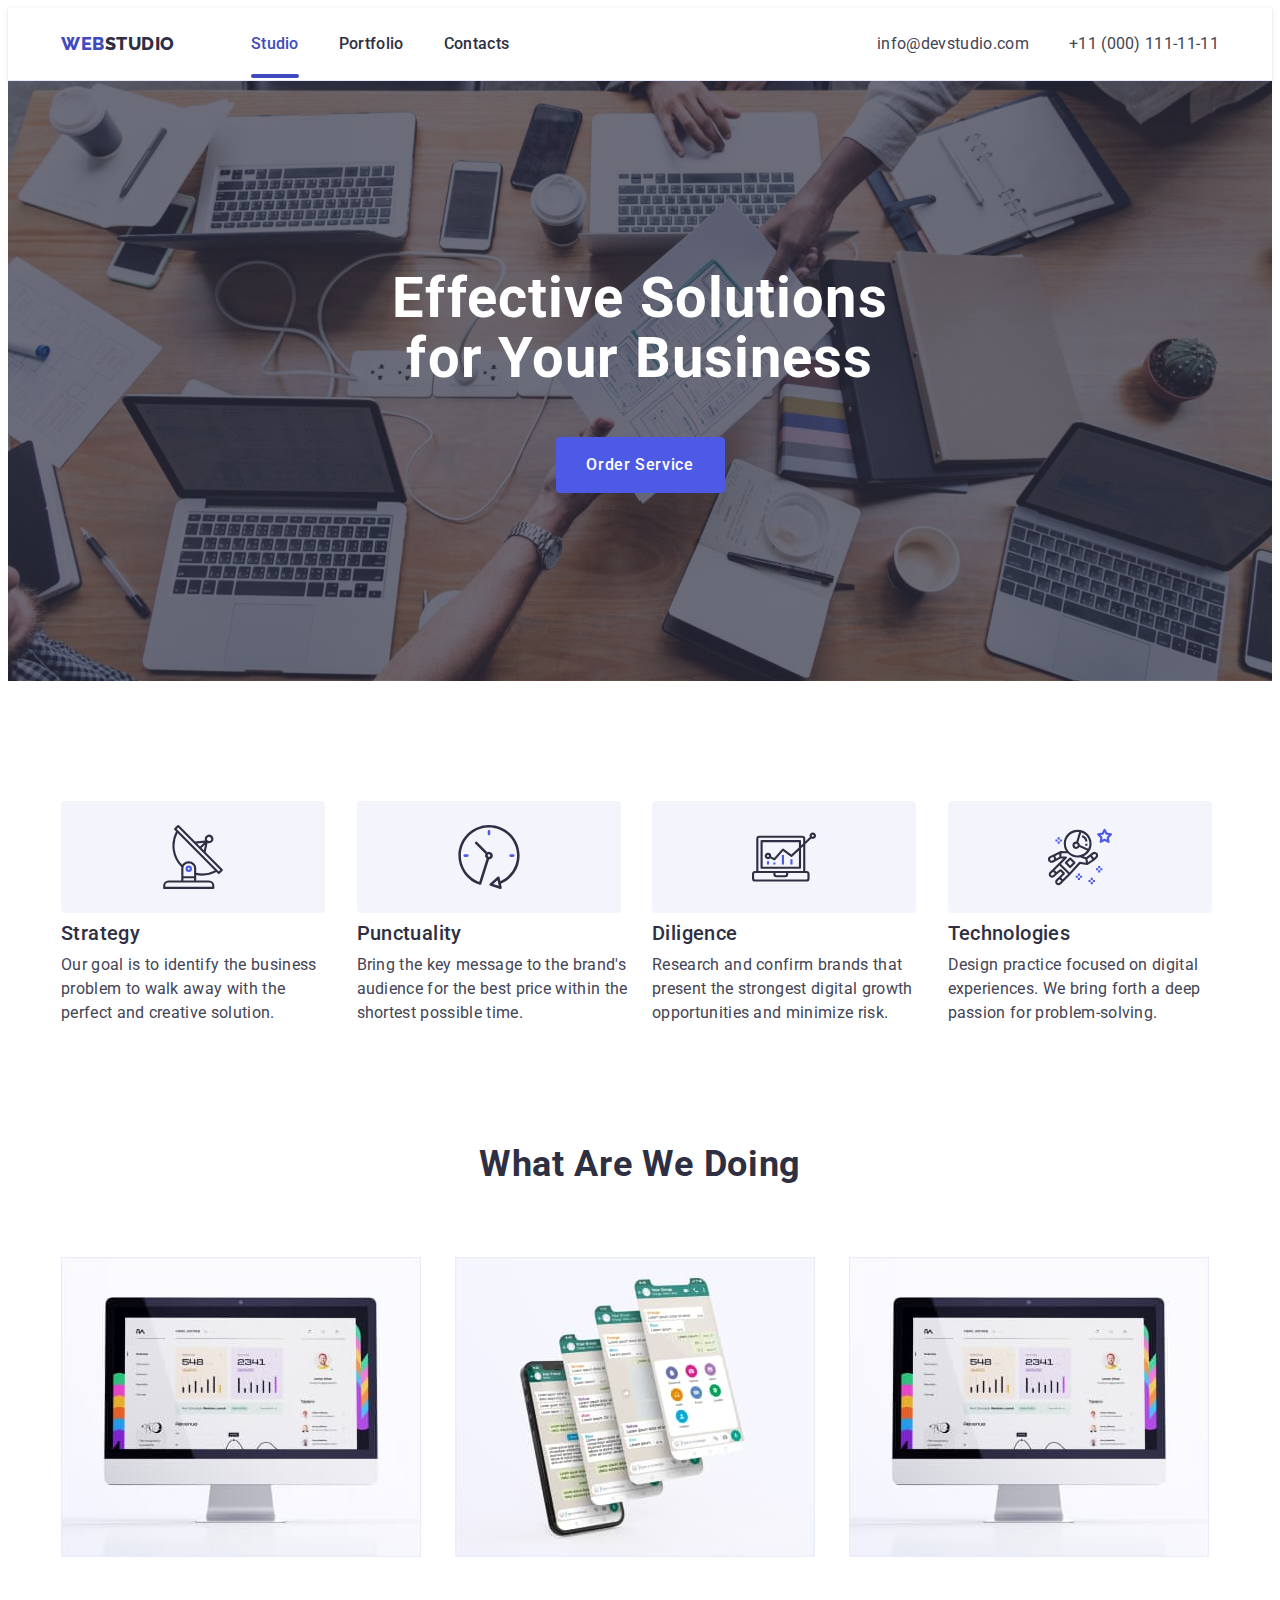
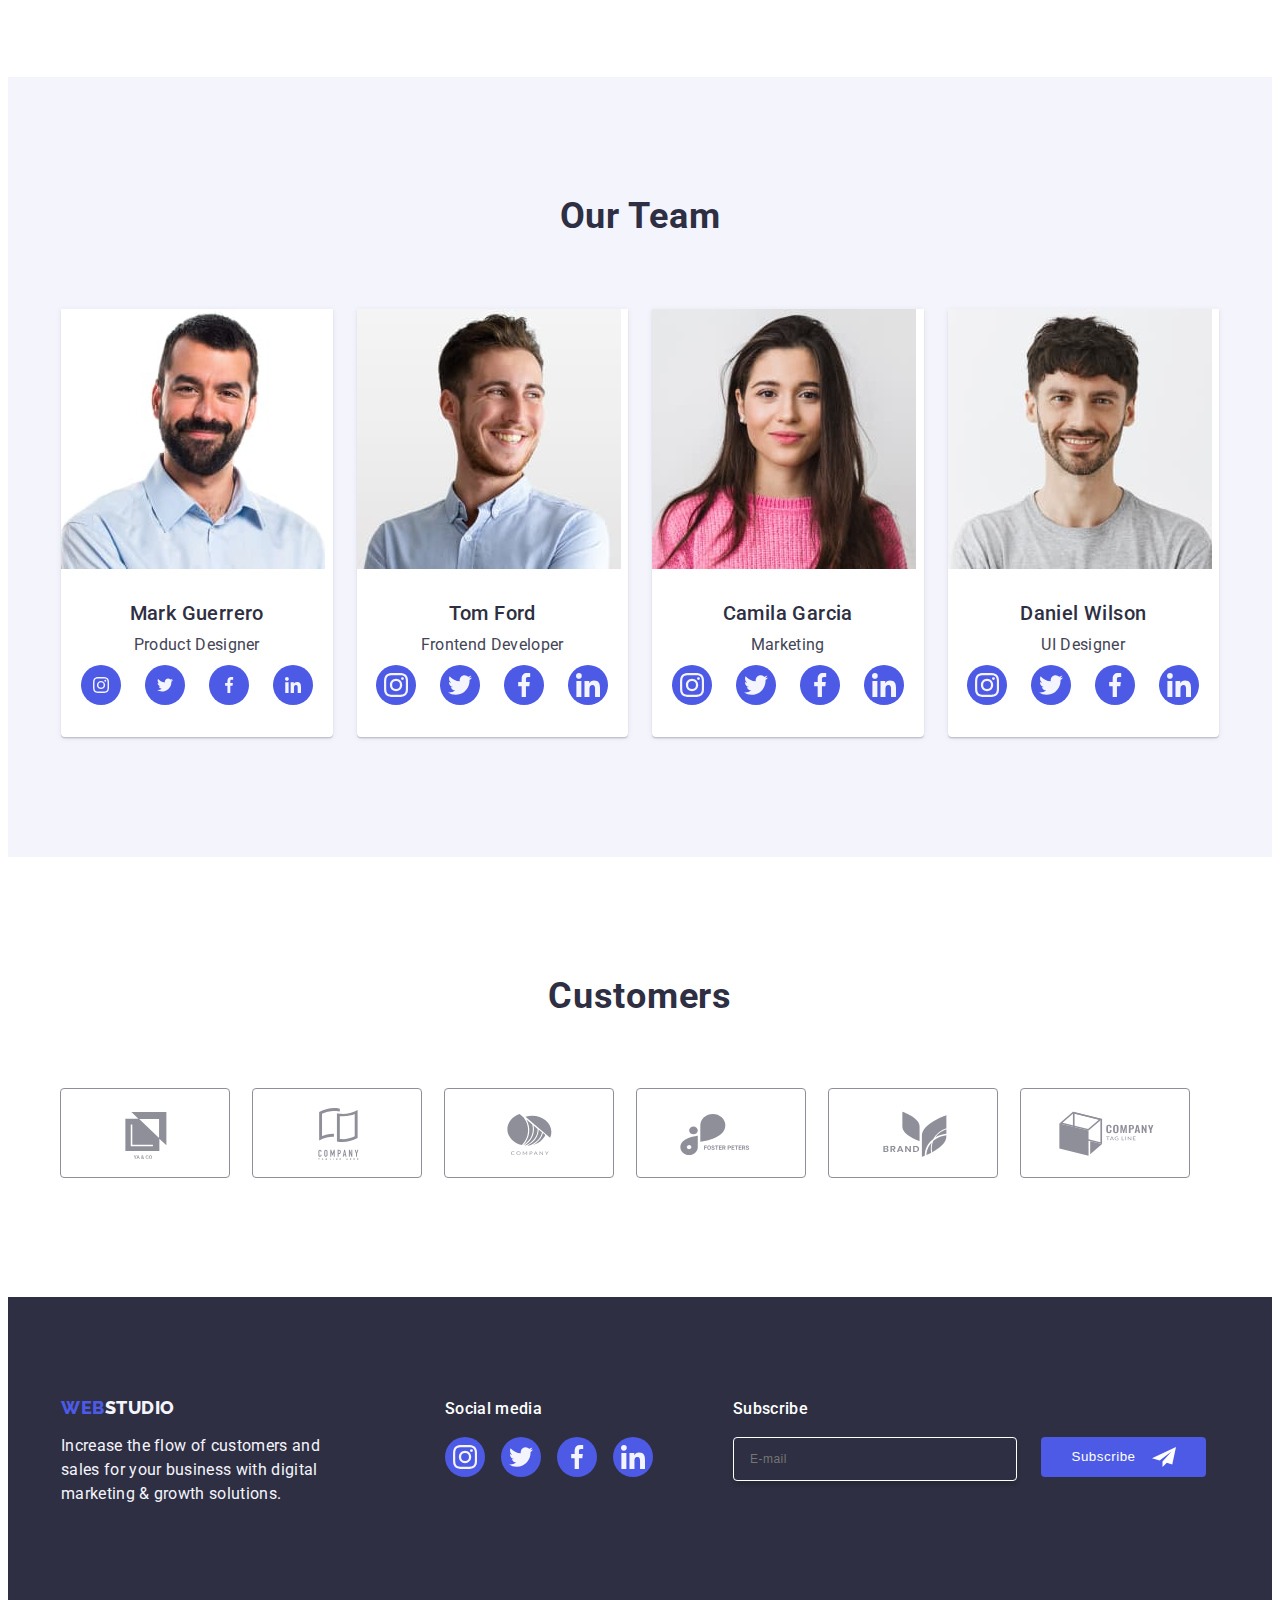
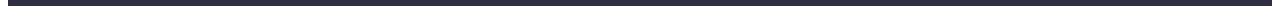
<file: index.html>
<!DOCTYPE html>
<html lang="en">
  <head>
    <meta charset="UTF-8" />
    <meta name="viewport" content="width=device-width, initial-scale=1.0" />
    <title>WebStudio</title>
    <link
      rel="stylesheet"
      href="https://cdnjs.cloudflare.com/ajax/libs/modern-normalize/2.0.0/modern-normalize.min.css"
      integrity="sha512-4xo8blKMVCiXpTaLzQSLSw3KFOVPWhm/TRtuPVc4WG6kUgjH6J03IBuG7JZPkcWMxJ5huwaBpOpnwYElP/m6wg=="
      crossorigin="anonymous"
      referrerpolicy="no-referrer"
    />
    <link rel="stylesheet" href="./css/style.css" />
    <link rel="preconnect" href="https://fonts.googleapis.com" />
    <link rel="preconnect" href="https://fonts.gstatic.com" crossorigin />
    <link href="https://fonts.googleapis.com/css2?family=Raleway:wght@800&family=Roboto:wght@400;500;700;900&display=swap" rel="stylesheet" />
  </head>
  <body>
    <header class="header">
      <div class="head-container container">
        <nav class="nav">
          <a class="link-slogan link" href="./index.html">Web<span class="studio-black">Studio</span></a>

          <ul class="nav-logo list">
            <li class="nav-link-list link"><a class="list-link-nav current link" href="./index.html">Studio</a></li>
            <li class="nav-link-list link"><a class="list-link-nav link" href="./portfolio.html">Portfolio</a></li>
            <li class="nav-link-list link"><a class="list-link-nav link" href="">Contacts</a></li>
          </ul>
        </nav>
        <address class="address">
          <ul class="nav-adress list">
            <li><a class="list-address list link" href="mailto:info@devstudio.com">info@devstudio.com</a></li>
            <li><a class="list-address list link" href="tel:+110001111111">+11 (000) 111-11-11</a></li>
          </ul>
        </address>
      </div>
    </header>
    <main>
      <!-- hed -->
      <section class="head">
        <div class="container">
          <h1 class="hed-title">Effective Solutions for Your Business</h1>
          <button class="btn-hed" type="button" data-modal-open>Order Service</button>
        </div>
      </section>
      <!-- step -->

      <section class="section-steap">
        <div class="container">
          <h2 class="visually-hidden">hide me</h2>
          <ul class="list-step">
            <li class="list-snippet-step">
              <div class="skill-list-item">
                <svg class="skill-icon" width="64" height="64">
                  <use href="./images/icons.svg#icon-antenna"></use>
                </svg>
              </div>
              <h3 class="list-snipper-name">Strategy</h3>
              <p class="list-snippet-text">Our goal is to identify the business problem to walk away with the perfect and creative solution.</p>
            </li>
            <li class="list-snippet-step">
              <div class="skill-list-item">
                <svg class="skill-icon" width="64" height="64">
                  <use href="./images/icons.svg#icon-clock"></use>
                </svg>
              </div>
              <h3 class="list-snipper-name">Punctuality</h3>
              <p class="list-snippet-text">Bring the key message to the brand's audience for the best price within the shortest possible time.</p>
            </li>
            <li class="list-snippet-step">
              <div class="skill-list-item">
                <svg class="skill-icon" width="64" height="64">
                  <use href="./images/icons.svg#icon-diagram"></use>
                </svg>
              </div>
              <h3 class="list-snipper-name">Diligence</h3>
              <p class="list-snippet-text">Research and confirm brands that present the strongest digital growth opportunities and minimize risk.</p>
            </li>
            <li class="list-snippet-step">
              <div class="skill-list-item">
                <svg class="skill-icon" width="64" height="64">
                  <use href="./images/icons.svg#icon-astronaut"></use>
                </svg>
              </div>
              <h3 class="list-snipper-name">Technologies</h3>
              <p class="list-snippet-text">Design practice focused on digital experiences. We bring forth a deep passion for problem-solving.</p>
            </li>
          </ul>
        </div>
      </section>

      <!-- What are we doing -->

      <section class="section-works">
        <div class="container">
          <h2 class="text-foot-two">What are we doing</h2>
          <ul class="list-step">
            <li class="list-step-works"><img src="./images/work/image3.jpg" alt="monitor" width="360" /></li>
            <li class="list-step-works"><img src="./images/work/image2.jpg" alt="mobile soft" width="360" /></li>
            <li class="list-step-works"><img src="./images/work/image1.jpg" alt="Operating System" width="360" /></li>
          </ul>
        </div>
      </section>

      <!-- Our Team -->

      <section class="section-team">
        <div class="container">
          <h2 class="head-line">Our Team</h2>
          <ul class="list-team">
            <li class="img-team">
              <img src="./images/team/mark.jpg" alt="Mark" width="264" />
              <div class="name-team-works">
                <h3 class="list-snipper-name-team">Mark Guerrero</h3>
                <p class="list-snippet-text-team">Product Designer</p>
                <ul class="team-social-team list">
                  <li class="team-social-item">
                    <a class="team-social-link" href="https://instagram.com" target="_blank" rel="noopener noreferrer" aria-label="Instagram icon">
                      <svg class="team-social-icons" width="16" height="16">
                        <use href="./images/icons.svg#icon-instagram"></use>
                      </svg>
                    </a>
                  </li>
                  <li class="team-social-item">
                    <a class="team-social-link" href="https://twitter.com" target="_blank" rel="noopener noreferrer" aria-label="Twitter icon">
                      <svg class="team-social-icons" width="16" height="16">
                        <use href="./images/icons.svg#icon-twitter"></use>
                      </svg>
                    </a>
                  </li>
                  <li class="team-social-item">
                    <a class="team-social-link" href="https://www.facebook.com" target="_blank" rel="noopener noreferrer" aria-label="Facebook icon">
                      <svg class="team-social-icons" width="16" height="16">
                        <use href="./images/icons.svg#icon-facebook"></use>
                      </svg>
                    </a>
                  </li>
                  <li class="team-social-item">
                    <a class="team-social-link" href="https://www.linkedin.com" target="_blank" rel="noopener noreferrer" aria-label="Linkedin icon">
                      <svg class="team-social-icons" width="16" height="16">
                        <use href="./images/icons.svg#icon-linkedin"></use>
                      </svg>
                    </a>
                  </li>
                </ul>
              </div>
            </li>
            <li class="img-team">
              <img src="./images/team/tom.jpg" alt="Tom" width="264" />
              <div class="name-team-works">
                <h3 class="list-snipper-name-team">Tom Ford</h3>
                <p class="list-snippet-text-team">Frontend Developer</p>
                <ul class="team-social-team list">
                  <li class="team-social-item">
                    <a class="team-social-link" href="https://instagram.com" target="_blank" rel="noopener noreferrer" aria-label="Instagram icon">
                      <svg class="team-social-icons" width="24" height="24">
                        <use href="./images/icons.svg#icon-instagram"></use>
                      </svg>
                    </a>
                  </li>
                  <li class="team-social-item">
                    <a class="team-social-link" href="https://twitter.com" target="_blank" rel="noopener noreferrer" aria-label="Twitter icon">
                      <svg class="team-social-icons" width="24" height="24">
                        <use href="./images/icons.svg#icon-twitter"></use>
                      </svg>
                    </a>
                  </li>
                  <li class="team-social-item">
                    <a class="team-social-link" href="https://www.facebook.com" target="_blank" rel="noopener noreferrer" aria-label="Facebook icon">
                      <svg class="team-social-icons" width="24" height="24">
                        <use href="./images/icons.svg#icon-facebook"></use>
                      </svg>
                    </a>
                  </li>
                  <li class="team-social-item">
                    <a class="team-social-link" href="https://www.linkedin.com" target="_blank" rel="noopener noreferrer" aria-label="Linkedin icon">
                      <svg class="team-social-icons" width="24" height="24">
                        <use href="./images/icons.svg#icon-linkedin"></use>
                      </svg>
                    </a>
                  </li>
                </ul>
              </div>
            </li>
            <li class="img-team">
              <img src="./images/team/camila.jpg" alt="Camila" width="264" />
              <div class="name-team-works">
                <h3 class="list-snipper-name-team">Camila Garcia</h3>
                <p class="list-snippet-text-team">Marketing</p>
                <ul class="team-social-team list">
                  <li class="team-social-item">
                    <a class="team-social-link" href="https://instagram.com" target="_blank" rel="noopener noreferrer" aria-label="Instagram icon">
                      <svg class="team-social-icons" width="24" height="24">
                        <use href="./images/icons.svg#icon-instagram"></use>
                      </svg>
                    </a>
                  </li>
                  <li class="team-social-item">
                    <a class="team-social-link" href="https://twitter.com" target="_blank" rel="noopener noreferrer" aria-label="Twitter icon">
                      <svg class="team-social-icons" width="24" height="24">
                        <use href="./images/icons.svg#icon-twitter"></use>
                      </svg>
                    </a>
                  </li>
                  <li class="team-social-item">
                    <a class="team-social-link" href="https://www.facebook.com" target="_blank" rel="noopener noreferrer" aria-label="Facebook icon">
                      <svg class="team-social-icons" width="24" height="24">
                        <use href="./images/icons.svg#icon-facebook"></use>
                      </svg>
                    </a>
                  </li>
                  <li class="team-social-item">
                    <a class="team-social-link" href="https://www.linkedin.com" target="_blank" rel="noopener noreferrer" aria-label="Linkedin icon">
                      <svg class="team-social-icons" width="24" height="24">
                        <use href="./images/icons.svg#icon-linkedin"></use>
                      </svg>
                    </a>
                  </li>
                </ul>
              </div>
            </li>
            <li class="img-team">
              <img src="./images/team/daniel.jpg" alt="Daniel" width="264" />
              <div class="name-team-works">
                <h3 class="list-snipper-name-team">Daniel Wilson</h3>
                <p class="list-snippet-text-team">UI Designer</p>
                <ul class="team-social-team list">
                  <li class="team-social-item">
                    <a class="team-social-link" href="https://instagram.com" target="_blank" rel="noopener noreferrer" aria-label="Instagram icon">
                      <svg class="team-social-icons" width="24" height="24">
                        <use href="./images/icons.svg#icon-instagram"></use>
                      </svg>
                    </a>
                  </li>
                  <li class="team-social-item">
                    <a class="team-social-link" href="https://twitter.com" target="_blank" rel="noopener noreferrer" aria-label="Twitter icon">
                      <svg class="team-social-icons" width="24" height="24">
                        <use href="./images/icons.svg#icon-twitter"></use>
                      </svg>
                    </a>
                  </li>
                  <li class="team-social-item">
                    <a class="team-social-link" href="https://www.facebook.com" target="_blank" rel="noopener noreferrer" aria-label="Facebook icon">
                      <svg class="team-social-icons" width="24" height="24">
                        <use href="./images/icons.svg#icon-facebook"></use>
                      </svg>
                    </a>
                  </li>
                  <li class="team-social-item">
                    <a class="team-social-link" href="https://www.linkedin.com" target="_blank" rel="noopener noreferrer" aria-label="Linkedin icon">
                      <svg class="team-social-icons" width="24" height="24">
                        <use href="./images/icons.svg#icon-linkedin"></use>
                      </svg>
                    </a>
                  </li>
                </ul>
              </div>
            </li>
          </ul>
        </div>
      </section>
      <section class="customers-section">
        <div class="container">
          <h2 class="customers-title">Customers</h2>
          <ul class="customers-list list">
            <li class="customers-list-item">
              <a class="customers-list-link link" href="" target="_blank" rel="noopenar noreferrer" aria-label="Ya&Co logo icon">
                <svg class="customers-icons" width="104" height="56" fill="currentColor">
                  <use href="./images/icons.svg#icon-Logo"></use>
                </svg>
              </a>
            </li>
            <li class="customers-list-item">
              <a class="customers-list-link link" href="" target="_blank" rel="noopenar noreferrer" aria-label="Ya&Co logo icon">
                <svg class="customers-icons" width="104" height="56" fill="currentColor">
                  <use href="./images/icons.svg#icon-Logo1"></use>
                </svg>
              </a>
            </li>
            <li class="customers-list-item">
              <a class="customers-list-link link" href="" target="_blank" rel="noopenar noreferrer" aria-label="Ya&Co logo icon">
                <svg class="customers-icons" width="104" height="56" fill="currentColor">
                  <use href="./images/icons.svg#icon-Logo2"></use>
                </svg>
              </a>
            </li>
            <li class="customers-list-item">
              <a class="customers-list-link link" href="" target="_blank" rel="noopenar noreferrer" aria-label="Ya&Co logo icon">
                <svg class="customers-icons" width="104" height="56" fill="currentColor">
                  <use href="./images/icons.svg#icon-Vector"></use>
                </svg>
              </a>
            </li>
            <li class="customers-list-item">
              <a class="customers-list-link link" href="" target="_blank" rel="noopenar noreferrer" aria-label="Ya&Co logo icon">
                <svg class="customers-icons" width="104" height="56" fill="currentColor">
                  <use href="./images/icons.svg#icon-Logo3"></use>
                </svg>
              </a>
            </li>
            <li class="customers-list-item">
              <a class="customers-list-link link" href="" target="_blank" rel="noopenar noreferrer" aria-label="Ya&Co logo icon">
                <svg class="customers-icons" width="104" height="56" fill="currentColor">
                  <use href="./images/icons.svg#icon-Logo4"></use>
                </svg>
              </a>
            </li>
          </ul>
        </div>
      </section>
    </main>
    <footer class="footer">
      <div class="container footer-container">
        <div class="footer-logo-container">
          <a class="link-slogan-footer link" href="./index.html">Web<span class="nav-white">Studio</span></a>
          <p class="text-footer">Increase the flow of customers and sales for your business with digital marketing & growth solutions.</p>
        </div>

        <div class="fotter-social-container">
          <p class="fotter-social-desc">Social media</p>
          <ul class="footer-social-team list">
            <li class="footer-social-item">
              <a class="footer-social-link" href="https://instagram.com" target="_blank" rel="noopener noreferrer" aria-label="Instagram icon">
                <svg class="team-social-icons" width="24" height="24">
                  <use href="./images/icons.svg#icon-instagram"></use>
                </svg>
              </a>
            </li>
            <li class="footer-social-item">
              <a class="footer-social-link" href="https://twitter.com" target="_blank" rel="noopener noreferrer" aria-label="Twitter icon">
                <svg class="team-social-icons" width="24" height="24">
                  <use href="./images/icons.svg#icon-twitter"></use>
                </svg>
              </a>
            </li>
            <li class="footer-social-item">
              <a class="footer-social-link" href="https://www.facebook.com" target="_blank" rel="noopener noreferrer" aria-label="Facebook icon">
                <svg class="team-social-icons" width="24" height="24">
                  <use href="./images/icons.svg#icon-facebook"></use>
                </svg>
              </a>
            </li>
            <li class="footer-social-item">
              <a class="footer-social-link" href="https://www.linkedin.com" target="_blank" rel="noopener noreferrer" aria-label="Linkedin icon">
                <svg class="team-social-icons" width="24" height="24">
                  <use href="./images/icons.svg#icon-linkedin"></use>
                </svg>
              </a>
            </li>
          </ul>
        </div>
        <div class="foot-label">
          <p class="fotter-social-desc">Subscribe</p>
          <form class="footer-form">
            <label class="form-label">
              <input class="form-input" type="email" name="email" placeholder="E-mail" />
            </label>
            <button class="button submit-foot" type="submit">
              Subscribe
              <svg class="foot-button" width="24" height="24">
                <use href="./images/icons.svg#icon-Frame-3"></use>
              </svg>
            </button>
          </form>
        </div>
      </div>
    </footer>
    <div class="backdrop is-hidden" data-modal>
      <div class="modal">
        <button class="modal-btn" type="button" data-modal-close>
          <svg class="modal-btn-icon" width="8" height="8">
            <use href="./images/icons.svg#icon-close-black-18dp"></use>
          </svg>
        </button>
        <p class="modal-info">Leave your contacts and we will call you back</p>
        <form class="modal-form" name="reviev-form" autocomplete="off">
          <div class="modal-label">
            <label class="modal-form-field" for="user-name">Name</label>
            <div class="modal-input">
              <input class="modal-form-input" type="text" name="user-name" id="user-name" placeholder />
              <svg class="modal-form-icone" width="18" height="24">
                <use href="./images/icons.svg#icon-person-black-18dp-1"></use>
              </svg>
            </div>
          </div>
          <div class="modal-label">
            <label class="modal-form-field" for="user-phone">Phone</label>
            <div class="modal-input">
              <input class="modal-form-input" type="text" name="user-phone" id="user-phone" placeholder />
              <svg class="modal-form-icone" width="18" height="24">
                <use href="./images/icons.svg#icon-phone-black-18dp-1"></use>
              </svg>
            </div>
          </div>
          <div class="modal-label">
            <label class="modal-form-field" for="user-email">Email</label>
            <div class="modal-input">
              <input class="modal-form-input" type="text" name="user-email" id="user-email" placeholder />
              <svg class="modal-form-icone" width="18" height="24">
                <use href="./images/icons.svg#icon-email-black-18dp-1"></use>
              </svg>
            </div>
          </div>
          <div class="modal-label-comments">
            <label class="modal-form-field" for="user-comment">Comment</label>
            <textarea class="modal-form-comment" name="user-comment" id="user-comment" rows="7" placeholder="Text input"></textarea>
          </div>
          <div class="modal-agreement">
            <input class="modal-form-checkbox visually-hidden" type="checkbox" id="user-privacy" value="true" name="user-privacy" />
            <label class="modal-form-text" for="user-privacy">
              <span class="modal-form-custom-chekbox">
                <svg class="modal-form-checkbox-icon" width="10" height="8">
                  <use href="./images/icons.svg#icon-Vector1"></use>
                </svg>
              </span>
              I accept the terms and conditions of the
              <a class="modal-form-link" href="">Privacy Policy</a>
            </label>
          </div>
          <button class="form-button" type="submit">Send</button>
        </form>
      </div>
    </div>
    <script src="./js/modal.js"></script>
  </body>
</html>
</file>
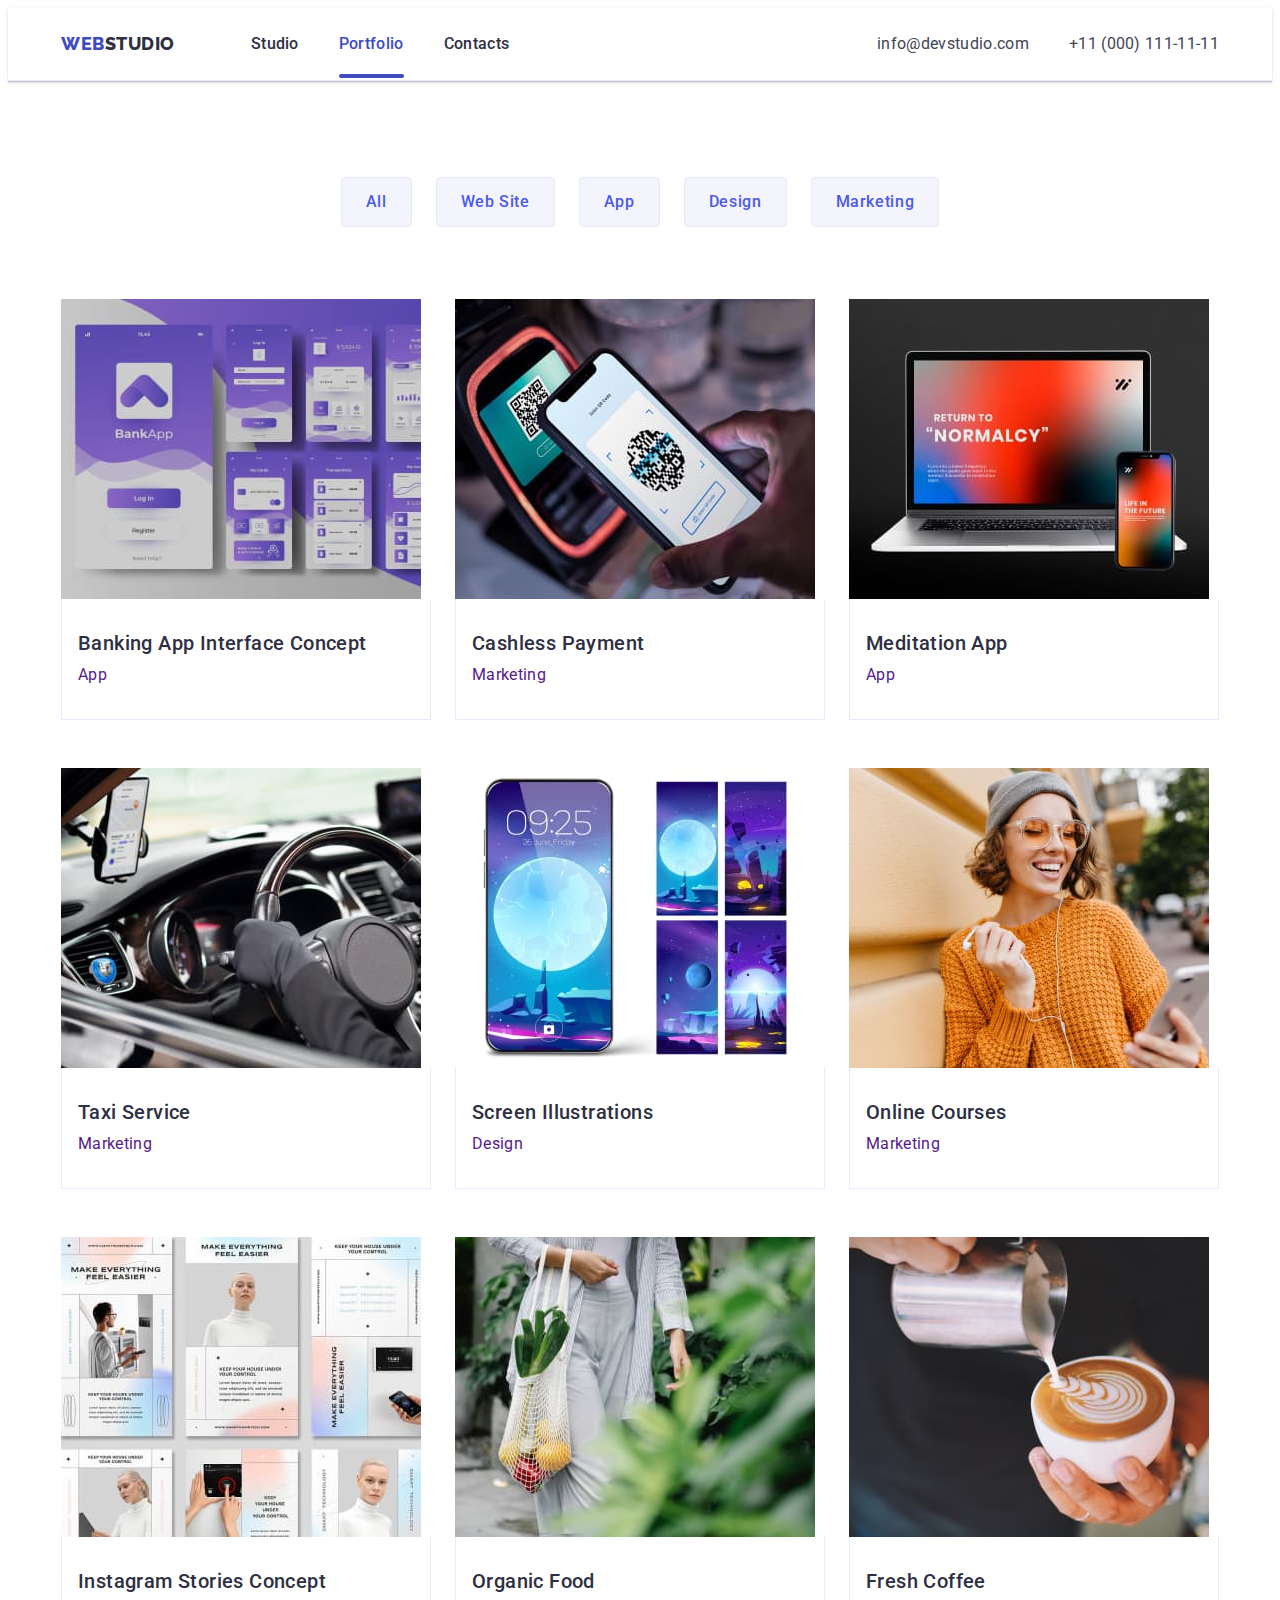
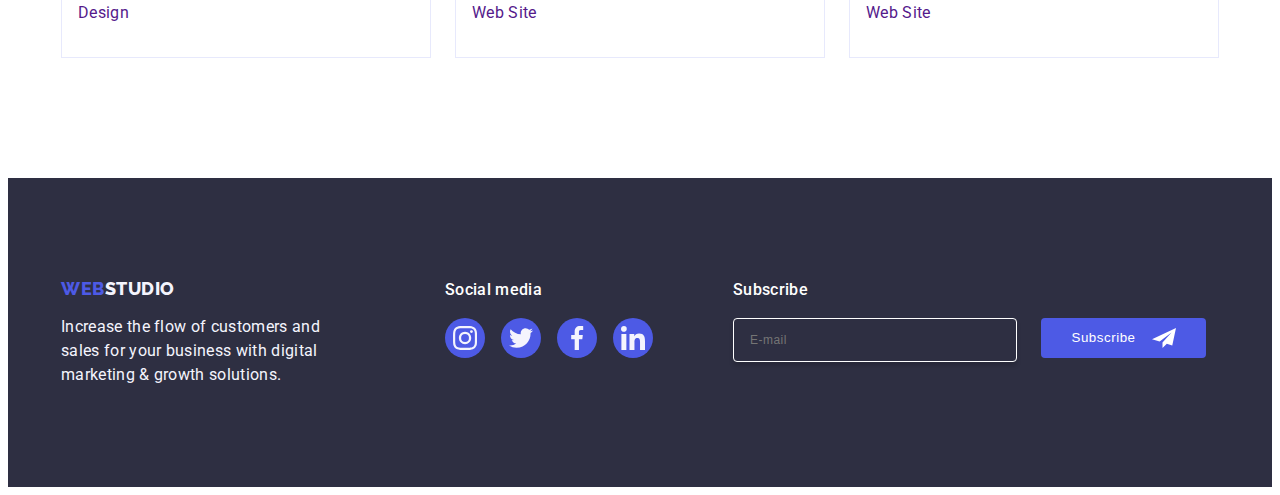
<file: portfolio.html>
<!DOCTYPE html>
<html lang="en">
  <head>
    <meta charset="UTF-8" />
    <meta name="viewport" content="width=device-width, initial-scale=1.0" />
    <title>WebStudio</title>
    <link
      rel="stylesheet"
      href="https://cdnjs.cloudflare.com/ajax/libs/modern-normalize/2.0.0/modern-normalize.min.css"
      integrity="sha512-4xo8blKMVCiXpTaLzQSLSw3KFOVPWhm/TRtuPVc4WG6kUgjH6J03IBuG7JZPkcWMxJ5huwaBpOpnwYElP/m6wg=="
      crossorigin="anonymous"
      referrerpolicy="no-referrer"
    />
    <link rel="stylesheet" href="./css/style.css" />
    <link rel="preconnect" href="https://fonts.googleapis.com" />
    <link rel="preconnect" href="https://fonts.gstatic.com" crossorigin />
    <link href="https://fonts.googleapis.com/css2?family=Raleway:wght@800&family=Roboto:wght@400;500;700;900&display=swap" rel="stylesheet" />
  </head>
  <body>
    <header class="header">
      <div class="head-container container">
        <nav class="nav">
          <a class="link-slogan link" href="./index.html">Web<span class="studio-black">Studio</span></a>

          <ul class="list">
            <li class="nav-link-list link"><a class="list-link-nav link" href="./index.html">Studio</a></li>
            <li class="nav-link-list link"><a class="list-link-nav current link" href="./portfolio.html">Portfolio</a></li>
            <li class="nav-link-list link"><a class="list-link-nav link" href="">Contacts</a></li>
          </ul>
        </nav>
        <address class="address">
          <ul class="list">
            <li><a class="list-address list link" href="mailto:info@devstudio.com">info@devstudio.com</a></li>
            <li><a class="list-address list link" href="tel:+110001111111">+11 (000) 111-11-11</a></li>
          </ul>
        </address>
      </div>
    </header>
    <main>
     
        <section class="portfolio">
   <div class="container">
    <h1 class="visually-hidden">hide me</h1>
    <ul class="list-portfolio">
      <li class="list-button"><button class="portfolio-button" type="button">All</button></li>
      <li class="list-button"><button class="portfolio-button" type="button">Web Site</button></li>
      <li class="list-button"><button class="portfolio-button" type="button">App</button></li>
      <li class="list-button"><button class="portfolio-button" type="button">Design</button></li>
      <li class="list-button"><button class="portfolio-button" type="button">Marketing</button></li>
    </ul>
    <ul class="list-item">
      <li class="list-work-portfolio">
        <a class="project-card-link link" href="">
        <div class="portfolio-box">
            <img src="./images/portfolio/img.jpg" alt="Banking App Interface Concept" width="360"/>
            <p class="overlay-portfolio">
              14 Stylish and User-Friendly App Design Concepts · Task Manager App · Calorie Tracker App · Exotic Fruit Ecommerce App · Cloud Storage App
            </p>
        </div>
         <div class="content">
          <h2 class="list-snipper-name">Banking App Interface Concept</h2>
          <p class="list-snippet-text">App</p>
         </div>
        </a>
      </li>
      <li class="list-work-portfolio">
        <a class="project-card-link link" href="">
         <div class="portfolio-box">
          <img src="./images/portfolio/img1.jpg" alt="Cashless Payment" width="360" />
          <p class="overlay-portfolio">
            14 Stylish and User-Friendly App Design Concepts · Task Manager App · Calorie Tracker App · Exotic Fruit Ecommerce App · Cloud Storage App
          </p>
         </div>
          <div class="content">
            <h2 class="list-snipper-name">Cashless Payment</h2>
          <p class="list-snippet-text">Marketing</p>
          </div>
        </a>
      </li>
      <li class="list-work-portfolio">
        <a class="project-card-link link" href="">
        <div class="portfolio-box">
          <img src="./images/portfolio/img2.jpg" alt="Meditation App" width="360" />
            <p class="overlay-portfolio">
              14 Stylish and User-Friendly App Design Concepts · Task Manager App · Calorie Tracker App · Exotic Fruit Ecommerce App · Cloud Storage App
            </p>
        </div>
          <div class="content">
            <h2 class="list-snipper-name">Meditation App</h2>
          <p class="list-snippet-text">App</p>
          </div>
        </a>
      </li>
      <li class="list-work-portfolio">
        <a class="project-card-link link" href="">
          <div class="portfolio-box">
            <img src="./images/portfolio/img3.jpg" alt="Taxi Service" width="360" />
              <p class="overlay-portfolio">
              14 Stylish and User-Friendly App Design Concepts · Task Manager App · Calorie Tracker App · Exotic Fruit Ecommerce App · Cloud Storage App
            </p>
          </div>
        <div class="content">
          <h2 class="list-snipper-name">Taxi Service</h2>
          <p class="list-snippet-text">Marketing</p>
        </div>
        </a>
      </li>
      <li class="list-work-portfolio">
        <a class="project-card-link link" href="">
          <div class="portfolio-box">
            <img src="./images/portfolio/img4.jpg" alt="Screen Illustrations" width="360" />
              <p class="overlay-portfolio">
              14 Stylish and User-Friendly App Design Concepts · Task Manager App · Calorie Tracker App · Exotic Fruit Ecommerce App · Cloud Storage App
            </p>
          </div>
          <div class="content">
            <h2 class="list-snipper-name">Screen Illustrations</h2>
          <p class="list-snippet-text">Design</p>
          </div>
        </a>
      </li>
      <li class="list-work-portfolio">
        <a class="project-card-link link" href="">
          <div class="portfolio-box">
            <img src="./images/portfolio/img5.jpg" alt="Online Courses" width="360" />
              <p class="overlay-portfolio">
              14 Stylish and User-Friendly App Design Concepts · Task Manager App · Calorie Tracker App · Exotic Fruit Ecommerce App · Cloud Storage App
            </p>
          </div>
          <div class="content">
            <h2 class="list-snipper-name">Online Courses</h2>
          <p class="list-snippet-text">Marketing</p>
          </div>
        </a>
      </li>
      <li class="list-work-portfolio">
        <a class="project-card-link link" href="">
          <div class="portfolio-box">
            <img src="./images/portfolio/img6.jpg" alt="Instagram Stories Concept" width="360" />
              <p class="overlay-portfolio">
              14 Stylish and User-Friendly App Design Concepts · Task Manager App · Calorie Tracker App · Exotic Fruit Ecommerce App · Cloud Storage App
            </p>
          </div>
          <div class="content">
            <h2 class="list-snipper-name">Instagram Stories Concept</h2>
          <p class="list-snippet-text">Design</p>
          </div>
        </a>
      </li>
      <li class="list-work-portfolio">
        <a class="project-card-link link" href="">
         <div class="portfolio-box">
          <img src="./images/portfolio/img7.jpg" alt="Organic Food" width="360" />
            <p class="overlay-portfolio">
              14 Stylish and User-Friendly App Design Concepts · Task Manager App · Calorie Tracker App · Exotic Fruit Ecommerce App · Cloud Storage App
            </p>
         </div>
         <div class="content">
          <h2 class="list-snipper-name">Organic Food</h2>
          <p class="list-snippet-text">Web Site</p>
         </div>
        </a>
      </li>
      <li class="list-work-portfolio">
        <a class="project-card-link link" href="">
          <div class="portfolio-box">
            <img src="./images/portfolio/img8.jpg" alt="Fresh Coffee" width="360" />
              <p class="overlay-portfolio">
              14 Stylish and User-Friendly App Design Concepts · Task Manager App · Calorie Tracker App · Exotic Fruit Ecommerce App · Cloud Storage App
            </p>
          </div>
         <div class="content">
          <h2 class="list-snipper-name">Fresh Coffee</h2>
          <p class="list-snippet-text">Web Site</p>
         </div>
        </a>
      </li>
    </ul>
   </div>
        </section>
  
    </main>
    <footer class="footer">
      <div class="container footer-container">
        <div class="footer-logo-container">
          <a class="link-slogan-footer link" href="./index.html">Web<span class="nav-white">Studio</span></a>
          <p class="text-footer">Increase the flow of customers and sales for your business with digital marketing & growth solutions.</p>
        </div>

        <div class="fotter-social-container">
          <p class="fotter-social-desc">Social media</p>
          <ul class="footer-social-team list">
            <li class="footer-social-item">
              <a class="footer-social-link" href="https://instagram.com" target="_blank" rel="noopener noreferrer" aria-label="Instagram icon">
                <svg class="team-social-icons" width="24" height="24">
                  <use href="./images/icons.svg#icon-instagram"></use>
                </svg>
              </a>
            </li>
            <li class="footer-social-item">
              <a class="footer-social-link" href="https://twitter.com" target="_blank" rel="noopener noreferrer" aria-label="Twitter icon">
                <svg class="team-social-icons" width="24" height="24">
                  <use href="./images/icons.svg#icon-twitter"></use>
                </svg>
              </a>
            </li>
            <li class="footer-social-item">
              <a class="footer-social-link" href="https://www.facebook.com" target="_blank" rel="noopener noreferrer" aria-label="Facebook icon">
                <svg class="team-social-icons" width="24" height="24">
                  <use href="./images/icons.svg#icon-facebook"></use>
                </svg>
              </a>
            </li>
            <li class="footer-social-item">
              <a class="footer-social-link" href="https://www.linkedin.com" target="_blank" rel="noopener noreferrer" aria-label="Linkedin icon">
                <svg class="team-social-icons" width="24" height="24">
                  <use href="./images/icons.svg#icon-linkedin"></use>
                </svg>
              </a>
            </li>
          </ul>
        </div>
        <div class="foot-label">
          <p class="fotter-social-desc">Subscribe</p>
          <form class="footer-form">
            <label class="form-label">
              <input class="form-input" type="email" name="email" placeholder="E-mail" />
            </label>
            <button class="button submit-foot" type="submit">
              Subscribe
              <svg class="foot-button" width="24" height="24">
                <use href="./images/icons.svg#icon-Frame-3"></use>
              </svg>
            </button>
          </form>
        </div>
      </div>
    </footer>
  </body>
</html>
</file>
<file: css/style.css>
:root {
  --iris: #4d5ae5;
  --ocean: #404bbf;
  --navyblue: #2e2f42;
  --green: #31d0aa;
  --slate: #434455;
  --lightslate: #8e8f99;
  --cornflower: #e7e9fc;
  --cloud: #f4f4fd;
  --navy: #2e2f42;
  --grey: #2e2f42;
  --white: #ffffff;
  --dairy: #fcfcfc;
}

.container {
  width: 1158px;
  margin-left: auto;
  margin-right: auto;
  padding-left: 15px;
  padding-right: 15px;
}
h1,
h2,
h3,
h4,
h5,
h6,
p {
  margin: 0;
  padding: 0;
}
ul {
  margin: 0;
  padding: 0;
}
body {
  font-family: "Roboto", sans-serif;
  color: #434455;
  background-color: #ffffff;
}
.head-container {
  display: flex;
  justify-content: space-between;
  align-items: center;
}

.nav {
  display: flex;
  align-items: center;
}

li {
  list-style-type: none;
}
header {
  border-bottom: 1px solid var(--corn-flower);
  box-shadow: 0px 1px 6px 0px rgba(46, 47, 66, 0.08), 0px 1px 1px 0px rgba(46, 47, 66, 0.16), 0px 2px 1px 0px rgba(46, 47, 66, 0.08);
}
.header {
  background: var(--white, #fff);
  border-bottom: 1px solid #e7e9fc;
}
address {
  font-size: 16px;
  color: var(--slate);
  line-height: 1.5;
  font-style: normal;
  letter-spacing: 0.02em;
}
.text-foot-two {
  font-size: 36px;
  line-height: 1.11;
  text-align: center;
  letter-spacing: 0.02em;
  text-transform: capitalize;
  color: #2e2f42;
  margin-bottom: 72px;
}

.link-slogan {
  color: var(--ocean);
  font-size: 18px;
  font-style: normal;
  font-weight: 800;
  line-height: 1.17;
  letter-spacing: 0.03em;
  text-transform: uppercase;
  font-family: "Raleway", sans-serif;
  display: inline-block;
  margin-right: 76px;
  transition: color 250ms cubic-bezier(0.4, 0, 0.2, 1);
}
.link-slogan-footer {
  color: var(--iris, #4d5ae5);
  font-size: 18px;
  font-style: normal;
  font-weight: 800;
  line-height: 1.17;
  letter-spacing: 0.03em;
  text-transform: uppercase;
  font-family: "Raleway", sans-serif;
  display: inline-block;
  margin-bottom: 16px;
}

.list-link-nav {
  font-weight: 500;
  font-size: 16px;
  line-height: 1.5;
  letter-spacing: 0.02em;
  color: var(--navyblue);
  padding: 24px 0;
  transition: color 250ms cubic-bezier(0.4, 0, 0.2, 1);
}
.list-link-nav:hover,
.list-link-nav:focus {
  color: #404bbf;
}
.list-link-nav.current::after {
  position: absolute;
  bottom: 0;
  left: 0;
  content: "";
  display: block;
  width: 100%;
  height: 4px;
  border-radius: 2px;
  bottom: -1px;
  background-color: var(--ocean);
}
.nav-list-link .current {
  position: relative;
  color: var(--ocean);
}
.current {
  position: relative;
  color: #404bbf;
}

.link {
  text-decoration: none;
}

.list-address:hover,
.list-address:focus {
  color: #404bbf;
}
.studio-black {
  color: var(--navyblue, #2e2f42);
}
.nav-white {
  color: var(--cloud, #f4f4fd);
}
.list {
  text-decoration: none;
  list-style: none;
  display: flex;
  gap: 40px;
}
.list-portfolio {
  display: flex;
  justify-content: center;
  gap: 24px;
  margin-bottom: 72px;
}
.list-step {
  display: flex;
  gap: 24px;
}
.list-snippet-step {
  flex-basis: calc((100% - 3 * 24px) / 4);
}
.headline {
  font-size: 36px;
  line-height: 1.11;
  text-align: center;
  letter-spacing: 0.02em;
  text-transform: capitalize;
  color: #2e2f42;
}
.nav-link {
  color: var(--navyblue, #2e2f42);
  /* Body Medium */

  font-size: 16px;
  font-style: normal;
  font-weight: 500;
  line-height: 1.5;
  letter-spacing: 0.02em;
}
.head {
  background: var(--navyblue, #2e2f42);
  padding: 188px 0;
  background-image: linear-gradient(rgba(46, 47, 66, 0.7), rgba(46, 47, 66, 0.7)), url(../images/work/hero-img-bg.jpg);
  background-repeat: no-repeat;
  background-size: cover;
  max-width: 1440px;
  background-position: center;
  margin: 0 auto;
}

.section-team {
  background-color: #f4f4fd;
  padding: 120px 0;
}
.nav-link-list {
  padding: 24px 0;
}
.list-address {
  color: var(--slate, #434455);
  font-size: 16px;
  font-style: normal;
  line-height: 1.5;
  letter-spacing: 0.02em;
  padding: 24px 0;
  transition: color 250ms cubic-bezier(0.4, 0, 0.2, 1);
}
.img-team {
  background-color: #ffffff;
  flex-basis: calc((100% - 72px) / 4);
  border-radius: 0px 0px 4px 4px;
  border: 0 solid transparent;
  box-shadow: 0px 2px 1px 0px rgba(46, 47, 66, 0.08), 0px 1px 1px 0px rgba(46, 47, 66, 0.16), 0px 1px 6px 0px rgba(46, 47, 66, 0.08);
}
.name-team-works {
  padding: 32px 0;
}

.hed-title {
  color: var(--white, #fff);
  text-align: center;
  font-size: 56px;
  font-style: normal;
  max-width: 496px;
  margin: 0 auto;
  margin-bottom: 48px;
  line-height: 1.07;
  letter-spacing: 0.02em;
}
.btn-hed {
  background: var(--iris, #4d5ae5);
  font-weight: 500;
  font-family: "Roboto", sans-serif;
  font-size: 16px;
  line-height: 1.5;
  letter-spacing: 0.04em;
  color: #ffffff;
  cursor: pointer;
  display: block;
  min-width: 169px;
  height: 56px;
  border: none;
  background-color: var(--iris);
  border-radius: 4px;
  cursor: pointer;
  margin: 0 auto;
  transition: background-color 250ms cubic-bezier(0.4, 0, 0.2, 1);
}
.btn-hed:hover {
  background-color: #404bbf;
}
.btn-hed:focus {
  background-color: #404bbf;
}
.section-steap {
  padding: 120px 0;
}
.list-snipper-name-team {
  color: var(--navyblue, #2e2f42);

  font-size: 20px;
  font-style: normal;
  font-weight: 500;
  line-height: 1.2;
  letter-spacing: 0.02em;
  margin-bottom: 8px;
  margin-bottom: 8px;
  align-self: flex-start;
  text-align: center;
}
.list-snipper-name {
  color: var(--navyblue, #2e2f42);

  font-size: 20px;
  font-style: normal;
  font-weight: 500;
  line-height: 1.2;
  letter-spacing: 0.02em;
  margin-bottom: 8px;
  margin-bottom: 8px;
  align-self: flex-start;
}
.list-snippet-text {
  font-size: 16px;
  line-height: 1.5;
  letter-spacing: 0.02em;
  align-self: flex-start;
}
.list-snippet-text-team {
  font-size: 16px;
  line-height: 1.5;
  letter-spacing: 0.02em;
  align-self: flex-start;
  text-align: center;
  margin-bottom: 8px;
}
.portfolio {
  padding-top: 96px;
  padding-bottom: 120px;
}
.list-step-works {
  flex-basis: calc((100% - 3 * 16px) / 3);
}
.section-title {
  color: var(--navyblue, #2e2f42);
  text-align: center;

  font-size: 36px;
  font-style: normal;

  line-height: 1.11;

  letter-spacing: 0.02em;
  text-transform: capitalize;
}

.portfolio-button:hover {
  color: #ffffff;
  background-color: #404bbf;
  border: 1px solid transparent;
  box-shadow: 0px 3px 1px rgba(0, 0, 0, 0.1), 0px 2px 1px rgba(0, 0, 0, 0.08), 0px 2px 2px rgba(0, 0, 0, 0.12);
}
.portfolio-button:focus {
  color: #ffffff;
  background-color: #404bbf;
  border: 1px solid transparent;
  box-shadow: 0px 3px 1px rgba(0, 0, 0, 0.1), 0px 2px 1px rgba(0, 0, 0, 0.08), 0px 2px 2px rgba(0, 0, 0, 0.12);
}
.section-works {
  padding-bottom: 120px;
}
.head-line {
  color: var(--navyblue, #2e2f42);
  text-align: center;
  margin-bottom: 72px;
  font-size: 36px;
  font-style: normal;

  line-height: 1.11;
  letter-spacing: 0.02em;
  text-transform: capitalize;
}
.list-team {
  display: flex;
  gap: 24px;
}
.img-snippet {
  background: url(<path-to-image>), lightgray -72.845px -19px / 144.444% 112.667% no-repeat;
}

.footer {
  background: var(--navyblue, #2e2f42);
  padding: 100px 0;
}

.text-footer {
  color: var(--cloud, #f4f4fd);
  font-size: 16px;
  font-style: normal;
  max-width: 264px;
  line-height: 1.5;
  letter-spacing: 0.02em;
}

.portfolio-button {
  font-weight: 500;
  font-size: 16px;
  line-height: 1.5;
  letter-spacing: 0.04em;
  color: #4d5ae5;
  background-color: #f4f4fd;
  cursor: pointer;
  font-family: "Roboto", sans-serif;
  padding: 12px 24px;
  border: 1px solid var(--cornflower);
  border-radius: 4px;
  transition: color 250ms cubic-bezier(0.4, 0, 0.2, 1), background-color 250ms cubic-bezier(0.4, 0, 0.2, 1),
    border-color 250ms cubic-bezier(0.4, 0, 0.2, 1), box-shadow 250ms cubic-bezier(0.4, 0, 0.2, 1);
}
.visually-hidden {
  position: absolute;
  width: 1px;
  height: 1px;
  margin: -1px;
  border: 0;
  padding: 0;
  white-space: nowrap;
  clip-path: inset(100%);
  clip: rect(0 0 0 0);
  overflow: hidden;
}
.list-item {
  display: flex;
  flex-wrap: wrap;
  column-gap: 24px;
  row-gap: 48px;
  --items: 3;
}
img {
  display: block;
}
.list-work-portfolio {
  width: calc((100% - 48px) / 3);
}
.content {
  padding: 32px 16px;
  border: 1px solid var(--cornflower);
  border-top: none;
}
.skill-list-item {
  display: flex;
  justify-content: center;
  align-items: center;
  width: 264px;
  height: 112px;
  border-radius: 4px;
  background-color: var(--cloud);
  margin-bottom: 8px;
}
.customers-title {
  font-size: 36px;
  font-weight: 700;
  line-height: 1.11;
  letter-spacing: 0.02em;
  color: var(--navyblue);
  text-align: center;
  margin-bottom: 72px;
}
.customers-section {
  padding: 120px 0;
}
.customers-list {
  display: flex;
  gap: 24px;
}
.customers-list-item {
  display: flex;
  justify-content: center;
  align-items: center;
  width: 168px;
  height: 88px;
  flex-shrink: 0;
  border-radius: 4px;
  border: 1px solid var(--light-slate);
  color: var(--light-slate);
  transition: color var(--transition), border-color var(--transition);
}
.customers-list-link {
  display: flex;
  justify-content: center;
  align-items: center;
  width: 168px;
  height: 88px;
  flex-shrink: 0;
  border-radius: 4px;
  border: 1px solid var(--lightslate);
  color: var(--lightslate);
  transition: border-color 250ms cubic-bezier(0.4, 0, 0.2, 1), color 250ms cubic-bezier(0.4, 0, 0.2, 1);
}
.customers-list-link:hover,
.customers-list-link:focus {
  border-color: var(--ocean);
  color: var(--ocean);
}

.team-social-team {
  display: flex;
  align-items: center;
  justify-content: center;
  gap: 24px;
}
.footer-social-team {
  display: flex;
  align-items: center;
  justify-content: center;
  gap: 16px;
}
.team-social-link {
  display: flex;
  justify-content: center;
  align-items: center;
  width: 40px;
  height: 40px;
  border-radius: 50%;
  flex-shrink: 0;
  fill: var(--cloud);
  background-color: var(--iris);
  transition: background-color var(--transition);
  transition: background-color 250ms cubic-bezier(0.4, 0, 0.2, 1);
}
.team-social-link:hover,
.team-social-link:focus {
  background-color: #404bbf;
  background-color: #404bbf;
}

.fotter-social-desc {
  color: var(--white);
  font-size: 16px;
  font-weight: 500;
  line-height: 1.5;
  letter-spacing: 0.02em;
  margin-bottom: 16px;
}
.fotter-social-container {
  display: block;
  margin-right: 80px;
}
.footer-container {
  display: flex;
  align-items: baseline;
}
.footer-logo-container {
  display: block;
  margin-right: 120px;
}
.footer-social-link {
  display: flex;
  justify-content: center;
  align-items: center;
  width: 40px;
  height: 40px;
  border-radius: 50%;
  flex-shrink: 0;
  fill: var(--cloud);
  background-color: var(--iris);
  transition: background-color 250ms cubic-bezier(0.4, 0, 0.2, 1);
}
.footer-social-link:hover,
.footer-social-link:focus {
  background-color: var(--green);
}
.portfolio-box {
  position: relative;
  overflow: hidden;
}
.overlay-portfolio {
  position: absolute;
  top: 0;
  left: 0;
  display: flex;
  align-items: center;
  justify-content: center;
  transform: translateY(100%);
  transition-property: transform;
  transition-duration: 400ms;
  transition-timing-function: ease;
  height: 100%;
  width: 100%;
  padding: 40px 32px;
  transition: transform 250ms cubic-bezier(0.4, 0, 0.2, 1);
  font-size: 16px;
  line-height: 1.5;
  letter-spacing: 0.02em;
  color: var(--cloud);
  background-color: var(--iris);
}
.project-card-link {
  display: block;
  transition: box-shadow 250ms cubic-bezier(0.4, 0, 0.2, 1);
}
.project-card-link:hover,
.project-card-link:focus {
  box-shadow: 0px 1px 6px rgba(46, 47, 66, 0.08), 0px 1px 1px rgba(46, 47, 66, 0.16), 0px 2px 1px rgba(46, 47, 66, 0.08);
}
.project-card-link:hover .overlay-portfolio {
  transform: translateY(0%);
}
.project-card-link:focus .overlay-portfolio {
  transform: translateY(0%);
}
.backdrop {
  position: fixed;
  top: 0;
  left: 0;
  width: 100%;
  height: 100%;
  background: var(--navy-blue-modal, rgba(46, 47, 66, 0.4));
  transition: opacity 250ms cubic-bezier(0.4, 0, 0.2, 1), visibility 250ms cubic-bezier(0.4, 0, 0.2, 1);
}

.backdrop.is-hidden {
  opacity: 0;
  pointer-events: none;
  visibility: hidden;
}

.modal {
  width: 408px;
  min-height: 584px;
  flex-shrink: 0;
  position: absolute;
  top: 50%;
  left: 50%;
  transform: translate(-50%, -50%) scale(1);
  border-radius: 4px;
  background: var(--dairy, #fcfcfc);
  box-shadow: 0px 2px 1px 0px rgba(0, 0, 0, 0.2), 0px 1px 3px 0px rgba(0, 0, 0, 0.12), 0px 1px 1px 0px rgba(0, 0, 0, 0.14);
  transition: transform 250ms cubic-bezier(0.4, 0, 0.2, 1);
  padding: 72px 24px 24px 24px;
}

.backdrop.is-hidden .modal {
  transform: translateX(-50%) translateY(-90%);
}

.modal-btn {
  background-color: var(--cornflower, #e7e9fc);
  border: 1px solid rgba(0, 0, 0, 0.1);
  border-radius: 50%;
  padding: 0;
  display: flex;
  justify-content: center;
  align-items: center;
  min-width: 24px;
  min-height: 24px;
  position: absolute;
  top: 24px;
  right: 24px;
  cursor: pointer;
  transition: background-color 250ms cubic-bezier(0.4, 0, 0.2, 1), border 250ms cubic-bezier(0.4, 0, 0.2, 1);
}
.modal-btn-icon {
  transition: fill 250ms cubic-bezier(0.4, 0, 0.2, 1);
}

.modal-btn:hover,
.modal-btn:focus {
  fill: #ffffff;
  stroke-width: 1px;
  stroke: rgba(0, 0, 0, 0.102);
  background-color: #404bbf;
  border: none;
}
.foot-label {
}
.fotter-social-desc {
}
.footer-form {
  display: flex;
  gap: 24px;
}

.form-input {
  width: 264px;
  height: 40px;
  border: 1px solid #ffffff;
  background-color: transparent;
  font-size: 12px;
  line-height: 1.5;
  letter-spacing: 0.04em;
  padding-left: 16px;
  box-shadow: 0px 4px 4px 0px rgba(0, 0, 0, 0.15);
  border-radius: 4px;
  color: #ffffff;
}
.form-imput::placeholder{
  color:var(--white)
}
.submit-foot {
  display: inline-flex;
  min-width: 165px;
  height: 40px;
  justify-content: center;
  margin: 0;
  align-items: center;
  padding: 8px 24px;
  border-radius: 4px;
  background: var(--iris);
  color: var(--white, #fff);
  text-align: center;
  letter-spacing: 0.04em;
  line-height: 1.5em;
  font-weight: 500;
  cursor: pointer;
  border: none;
}
.foot-button {
  margin-left: 16px;
}
.modal-info {
  display: block;
  margin-bottom: 16px;
  width: 360px;
  text-align: center;
  font-weight: 500;
  color: var(--grey);
  letter-spacing: 0.02em;
  line-height: 1.5;
}
.modal-label {
  margin-bottom: 8px;
}
.modal-form-field {
  display: block;
  color: var(--lightslate);
  font-size: 12px;
  line-height: 1.17;
  letter-spacing: 0.04em;
  margin-bottom: 4px;
}
.modal-input {
  position: relative;
}
.modal-form-input {
  width: 100%;
  height: 40px;
  border: 1px solid rgba(46, 47, 66, 0.4);
  border-radius: 4px;
  background-color: transparent;
  padding-left: 38px;
  outline: transparent;
  transition: border-color 250ms cubic-bezier(0.4, 0, 0.2, 1);
  font-size: 18px;
}
.modal-form-icone {
  fill: var(--grey);
  position: absolute;
  bottom: 8px;
  transform: translateY(-50%);
  transition: fill 250ms cubic-bezier(0.4, 0, 0.2, 1);
  left: 16px;
  top: 50%;
}
.modal-label-comments {
  margin-bottom: 16px;
}
.modal-form-comment {
  width: 100%;
  height: 120px;
  font-size: 12px;
  line-height: 1.17;
  letter-spacing: 0.04em;
  color: rgba(46, 47, 66, 0.4);
  border: 1px solid rgba(46, 47, 66, 0.4);
  border-radius: 4px;
  background-color: transparent;
  padding: 8px 16px;
  outline: transparent;
  resize: none;
  transition: border-color 250ms cubic-bezier(0.4, 0, 0.2, 1);
}
.modal-agreement {
  margin-bottom: 24px;
}
.modal-form-checkbox {
  width: 16px;
  height: 16px;
  border: 1px solid rgba(46, 47, 66, 0.4);
}
.modal-form-text {
  display: block;
  font-size: 12px;
  line-height: 1.17;
  letter-spacing: 0.04em;
  color: var(--lightslate);
}
.modal-form-custom-chekbox {
  width: 16px;
  height: 16px;
  border-radius: 2px;
  border: 1px solid rgba(46, 47, 66, 0.4);
  display: inline-flex;
  align-items: center;
  justify-content: center;
  fill: transparent;
  transition: background-color 250ms cubic-bezier(0.4, 0, 0.2, 1), border 250ms cubic-bezier(0.4, 0, 0.2, 1), fill 250ms cubic-bezier(0.4, 0, 0.2, 1);
}
.modal-form-link{
  color: var(--iris);
    text-decoration: underline;
}
.form-button{
  display: block;
    min-width: 169px;
    height: 56px;
    margin: 0 auto;
    padding: 16px 32px;
    border-radius: 4px;
    background: var(--iris);
    box-shadow: 0px 4px 4px 0px rgba(0, 0, 0, 0.15);
    color: var(--white);
    text-align: center;
    font-weight: 500;
    line-height: 1.5;
    letter-spacing: 0.04em;
    border-width: 0;
    cursor: pointer;
    transition: background-color 250ms cubic-bezier(0.4, 0, 0.2, 1);
    border: none;
}
form{
  display: block;
  margin-top: 0em;
}
input:focus{
  border-color: #4D5AE5; 
}
textarea:focus{
  border-color: #4D5AE5; 
}
input:checked+label>span {
  background-color: var(--ocean);
  border: none;
  fill: var(--cloud);
}
.modal-form-checkbox-icon{
  fill:#F4F4FD;
}
.modal-form-input:focus+.modal-form-icone{
  fill: #4D5AE5;
}
.form-button:hover {
  background-color: #404bbf;
}
.form-button:focus {
  background-color: #404bbf;
}
</file>
